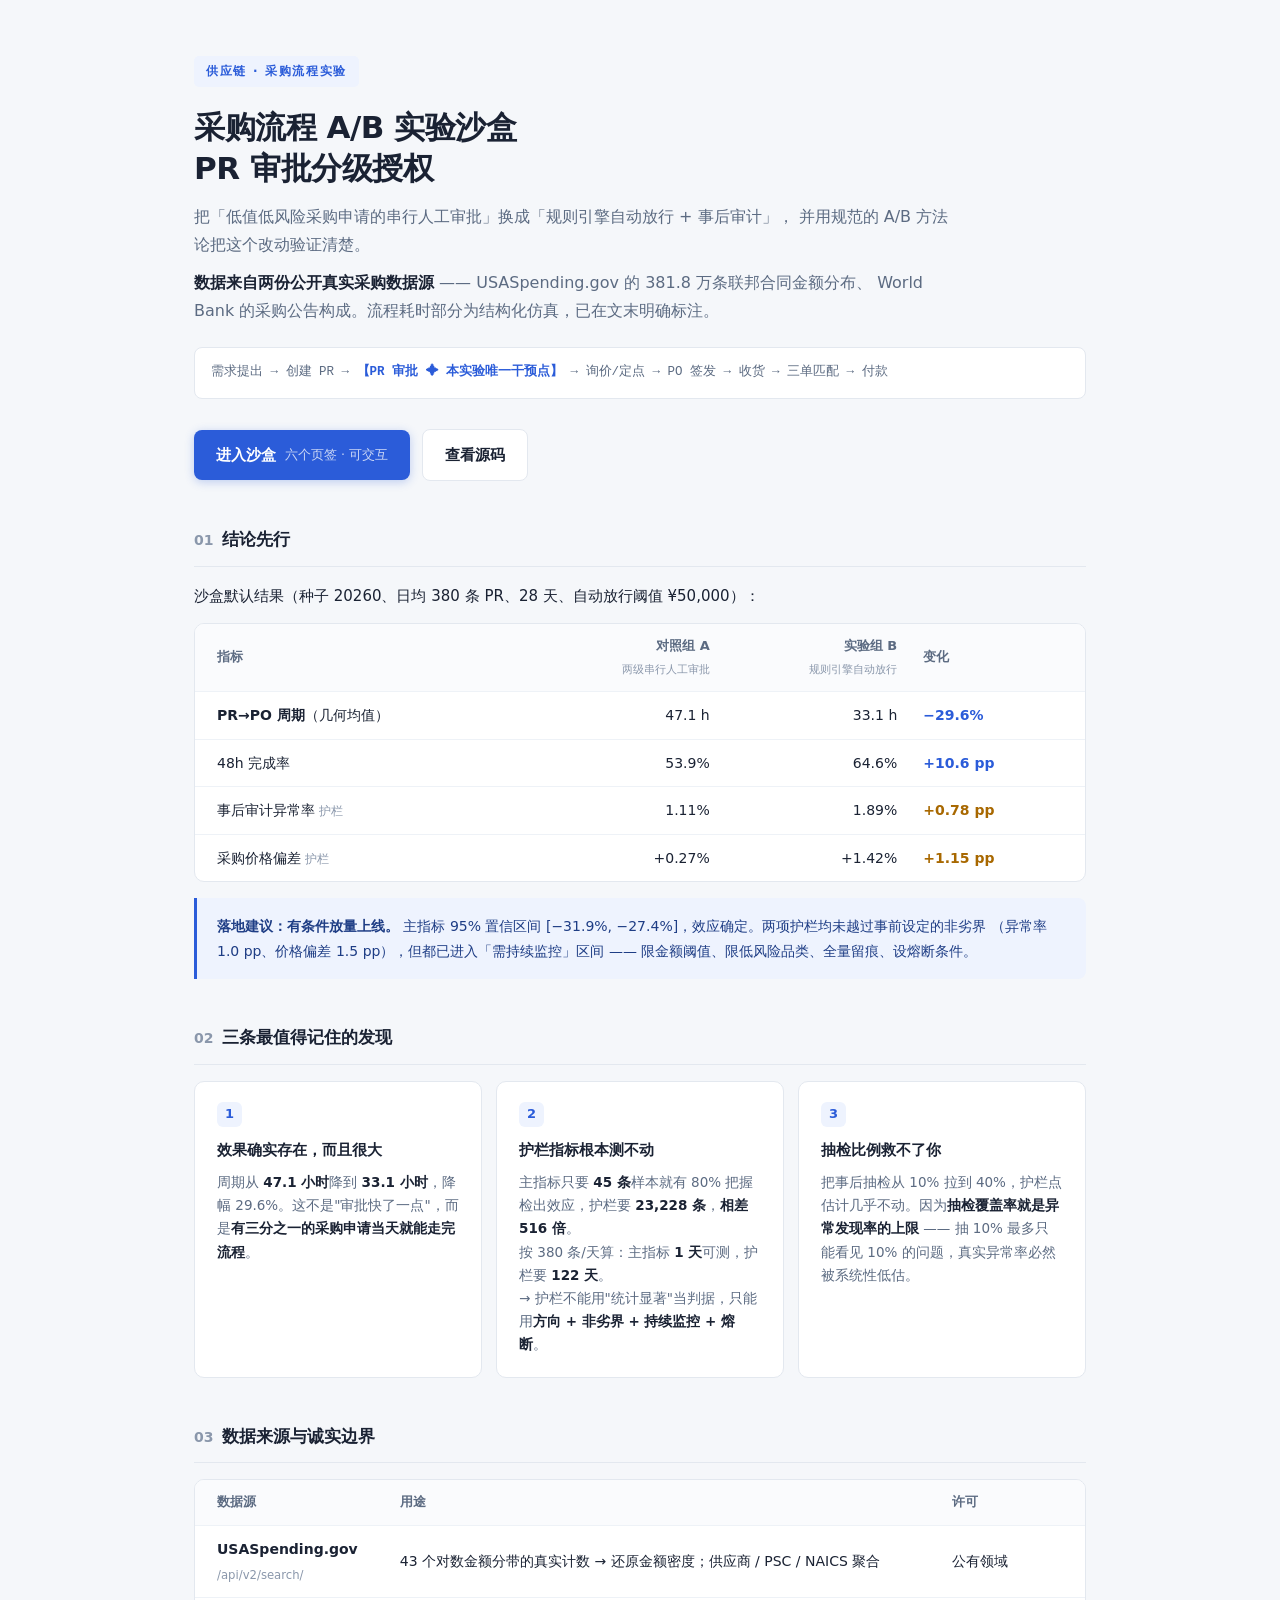
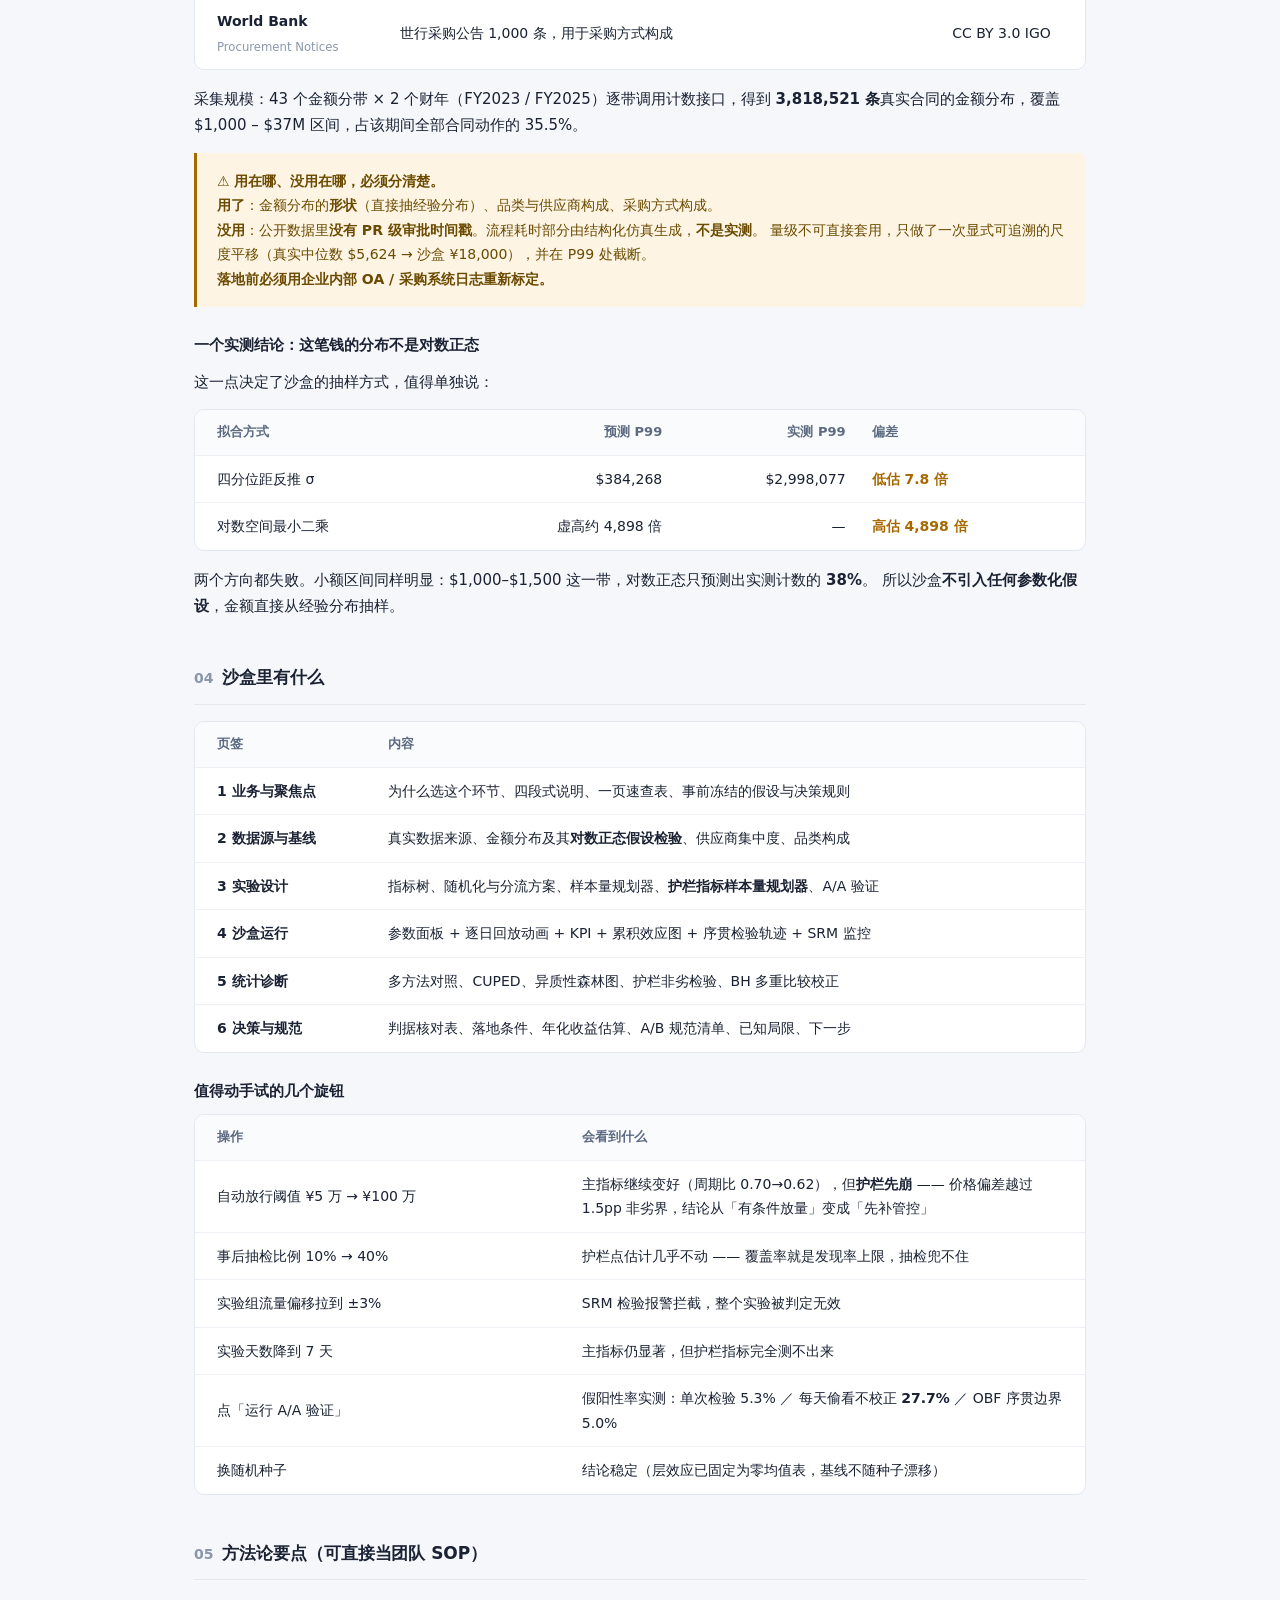
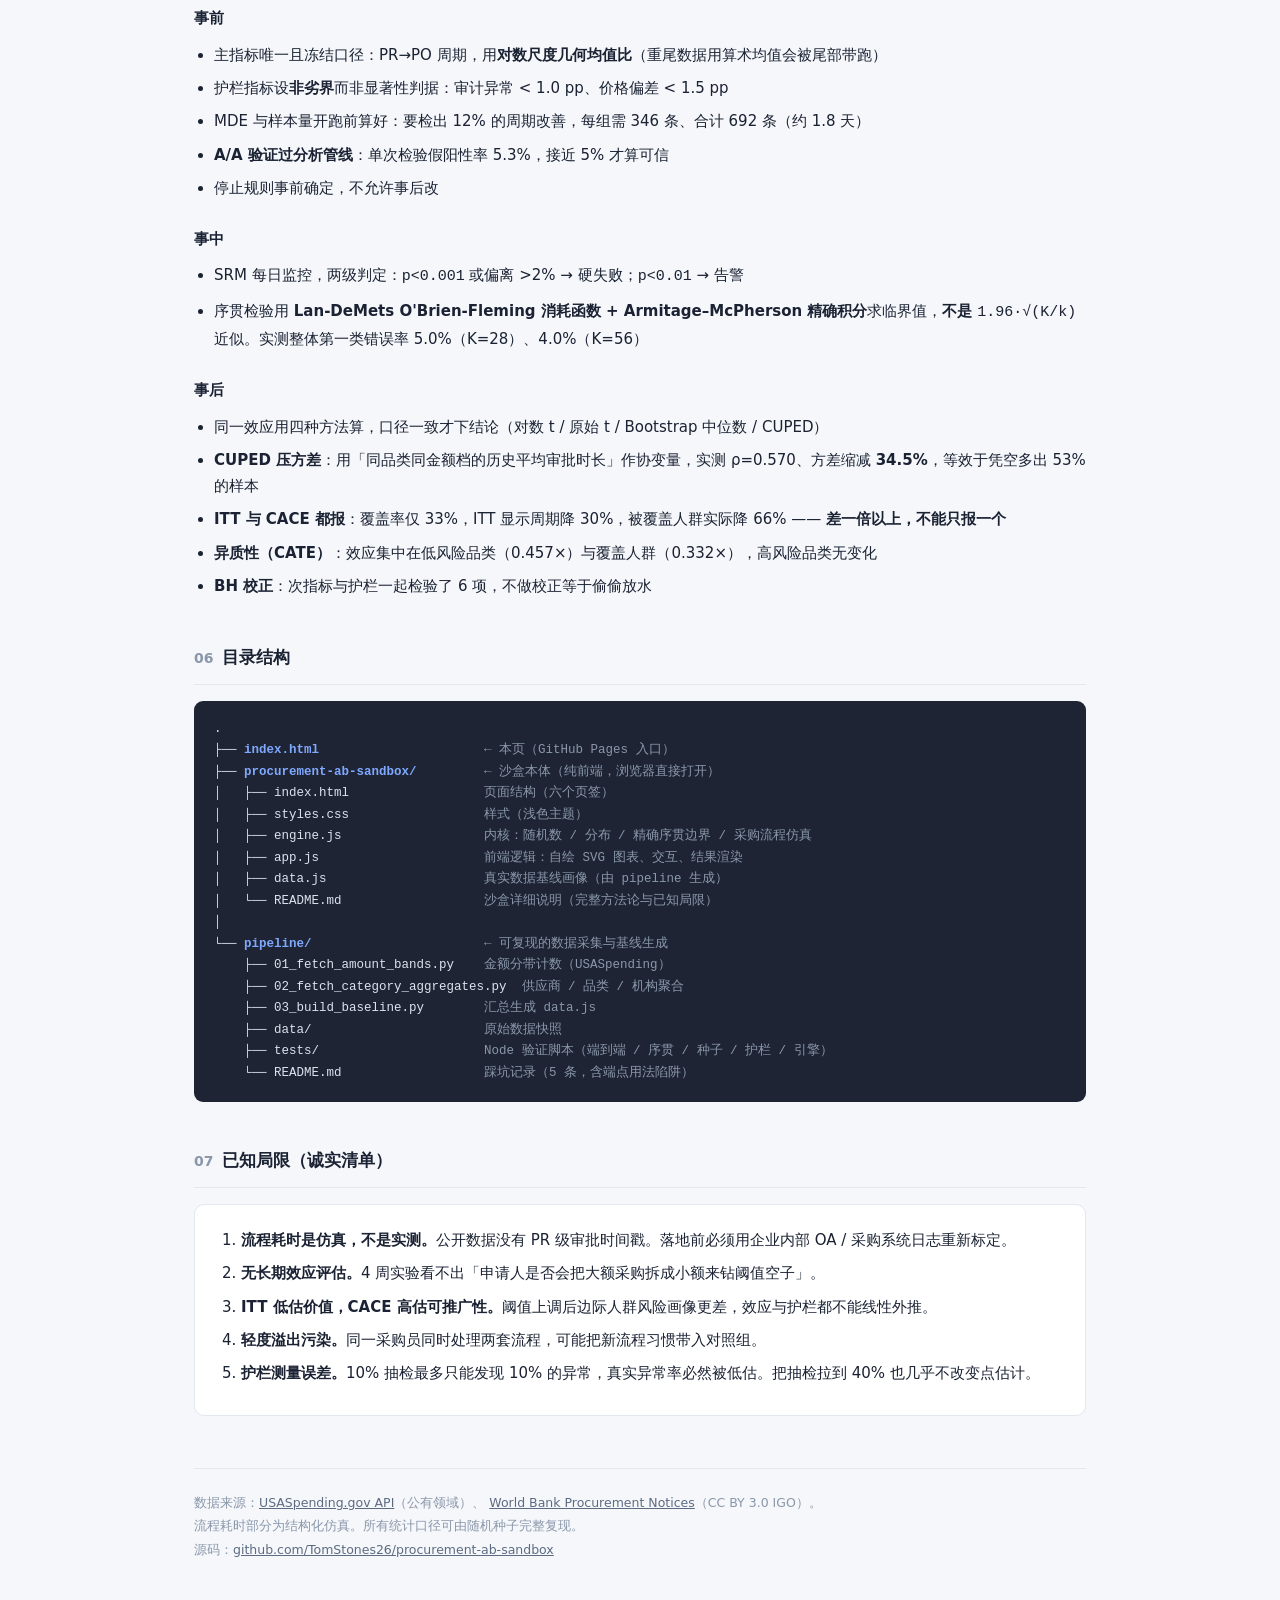
<file: index.html>
<!DOCTYPE html>
<html lang="zh-CN">
<head>
<meta charset="utf-8">
<meta name="viewport" content="width=device-width,initial-scale=1">
<title>采购流程 A/B 实验沙盒 · PR 审批分级授权</title>
<style>
:root{
  --bg:#f5f7fa; --card:#ffffff; --line:#e3e8ef; --line2:#eef2f7;
  --tx:#1a2233; --tx2:#5c6b82; --tx3:#8a97ab;
  --blue:#2b5cd9; --blue-bg:#eef3fe;
  --green:#137a4b; --green-bg:#e9f7ef;
  --red:#c0392b; --amber:#a86800; --amber-bg:#fdf4e3;
}
*{box-sizing:border-box}
body{
  margin:0; background:var(--bg); color:var(--tx);
  font-family:-apple-system,BlinkMacSystemFont,"Segoe UI","Microsoft YaHei",system-ui,sans-serif;
  font-size:15px; line-height:1.75; -webkit-font-smoothing:antialiased;
}
.wrap{max-width:940px; margin:0 auto; padding:56px 24px 80px}

/* ---------- 头部 ---------- */
.hero{margin-bottom:44px}
.kicker{
  display:inline-block; font-size:12px; letter-spacing:.14em; font-weight:600;
  color:var(--blue); background:var(--blue-bg); padding:5px 12px; border-radius:5px; margin-bottom:20px;
}
h1{
  font-size:31px; line-height:1.32; margin:0 0 14px; letter-spacing:-.015em; font-weight:700;
}
.lede{font-size:16px; color:var(--tx2); margin:0 0 10px; max-width:760px}
.lede b{color:var(--tx)}
.chain{
  font-family:ui-monospace,SFMono-Regular,Consolas,monospace;
  font-size:12.5px; color:var(--tx2); background:var(--card);
  border:1px solid var(--line); border-radius:8px; padding:14px 16px; margin:22px 0 30px;
  overflow-x:auto; white-space:nowrap;
}
.chain em{color:var(--blue); font-style:normal; font-weight:700}

/* ---------- 主按钮 ---------- */
.cta{display:flex; gap:12px; flex-wrap:wrap; align-items:center}
.btn{
  display:inline-flex; align-items:center; gap:9px; text-decoration:none;
  padding:12px 22px; border-radius:8px; font-weight:600; font-size:15px;
  transition:transform .12s ease, box-shadow .12s ease;
}
.btn-primary{background:var(--blue); color:#fff; box-shadow:0 2px 10px rgba(43,92,217,.28)}
.btn-primary:hover{transform:translateY(-1px); box-shadow:0 5px 18px rgba(43,92,217,.34)}
.btn-ghost{background:var(--card); color:var(--tx); border:1px solid var(--line)}
.btn-ghost:hover{border-color:#c6d0e0}
.btn small{opacity:.75; font-weight:500}

/* ---------- 板块 ---------- */
h2{
  font-size:17px; margin:44px 0 16px; padding-bottom:11px;
  border-bottom:1px solid var(--line); font-weight:700; letter-spacing:-.005em;
}
h2 span{color:var(--tx3); font-weight:600; margin-right:9px; font-size:14px}
h3{font-size:14.5px; margin:26px 0 10px; font-weight:700; color:var(--tx)}
p{margin:0 0 14px}
.card{
  background:var(--card); border:1px solid var(--line); border-radius:10px;
  padding:22px 24px; margin:0 0 16px;
}
.card p:last-child{margin-bottom:0}

/* ---------- 表格 ---------- */
table{width:100%; border-collapse:collapse; margin:4px 0 16px; font-size:14px}
th,td{padding:11px 13px; text-align:left; border-bottom:1px solid var(--line2)}
th{font-weight:600; color:var(--tx2); font-size:13px; background:#fafbfd}
tbody tr:last-child td{border-bottom:none}
td.num{font-variant-numeric:tabular-nums; text-align:right; white-space:nowrap}
.hl{color:var(--blue); font-weight:700}
.warn{color:var(--amber); font-weight:600}
.ok{color:var(--green); font-weight:600}
.table-wrap{background:var(--card); border:1px solid var(--line); border-radius:10px; overflow:hidden; margin-bottom:16px}
.table-wrap table{margin:0}
.table-wrap th:first-child,.table-wrap td:first-child{padding-left:22px}
.table-wrap th:last-child,.table-wrap td:last-child{padding-right:22px}

/* ---------- 发现卡 ---------- */
.findings{display:grid; gap:14px; grid-template-columns:repeat(auto-fit,minmax(255px,1fr)); margin-bottom:16px}
.finding{background:var(--card); border:1px solid var(--line); border-radius:10px; padding:20px 22px}
.finding .n{
  width:25px; height:25px; border-radius:6px; background:var(--blue-bg); color:var(--blue);
  display:flex; align-items:center; justify-content:center; font-weight:700; font-size:13px; margin-bottom:13px;
}
.finding h4{margin:0 0 9px; font-size:14.5px; font-weight:700; line-height:1.5}
.finding p{font-size:13.5px; color:var(--tx2); margin:0; line-height:1.72}
.finding em{font-style:normal; font-weight:700; color:var(--tx)}

/* ---------- 提示条 ---------- */
.note{
  border-left:3px solid var(--amber); background:var(--amber-bg);
  border-radius:0 8px 8px 0; padding:16px 20px; margin:0 0 16px; font-size:14px; color:#6b4a00;
}
.note.info{border-left-color:var(--blue); background:var(--blue-bg); color:#1e3d85}
.note strong{font-weight:700}

/* ---------- 列表 ---------- */
ul{ margin:0 0 14px; padding-left:20px }
li{ margin-bottom:7px }

/* ---------- 目录树 ---------- */
pre{
  background:#1e2433; color:#dbe2ef; border-radius:9px; padding:18px 20px; overflow-x:auto;
  font-family:ui-monospace,SFMono-Regular,Consolas,monospace; font-size:12.5px; line-height:1.72; margin:0 0 16px;
}
pre b{color:#7fa8ff; font-weight:600}
pre i{color:#8a97ab; font-style:normal}

/* ---------- 页脚 ---------- */
footer{
  margin-top:52px; padding-top:22px; border-top:1px solid var(--line);
  font-size:12.5px; color:var(--tx3); line-height:1.85;
}
footer a{color:var(--tx2)}
@media (max-width:640px){
  .wrap{padding:36px 18px 60px}
  h1{font-size:25px}
  .lede{font-size:15px}
}
</style>
</head>
<body>
<div class="wrap">

  <div class="hero">
    <div class="kicker">供应链 · 采购流程实验</div>
    <h1>采购流程 A/B 实验沙盒<br>PR 审批分级授权</h1>
    <p class="lede">
      把「低值低风险采购申请的串行人工审批」换成「规则引擎自动放行 + 事后审计」，
      并用规范的 A/B 方法论把这个改动验证清楚。
    </p>
    <p class="lede">
      <b>数据来自两份公开真实采购数据源</b> —— USASpending.gov 的 381.8 万条联邦合同金额分布、
      World Bank 的采购公告构成。流程耗时部分为结构化仿真，已在文末明确标注。
    </p>

    <div class="chain">
      需求提出 → 创建 PR → <em>【PR 审批 ✦ 本实验唯一干预点】</em> → 询价/定点 → PO 签发 → 收货 → 三单匹配 → 付款
    </div>

    <div class="cta">
      <a class="btn btn-primary" href="procurement-ab-sandbox/index.html">进入沙盒 <small>六个页签 · 可交互</small></a>
      <a class="btn btn-ghost" href="https://github.com/TomStones26/procurement-ab-sandbox">查看源码</a>
    </div>
  </div>

  <h2><span>01</span>结论先行</h2>

  <p>沙盒默认结果（种子 20260、日均 380 条 PR、28 天、自动放行阈值 ¥50,000）：</p>

  <div class="table-wrap">
    <table>
      <thead>
        <tr>
          <th>指标</th>
          <th style="text-align:right">对照组 A<br><small style="font-weight:400;color:var(--tx3)">两级串行人工审批</small></th>
          <th style="text-align:right">实验组 B<br><small style="font-weight:400;color:var(--tx3)">规则引擎自动放行</small></th>
          <th>变化</th>
        </tr>
      </thead>
      <tbody>
        <tr>
          <td><b>PR→PO 周期</b>（几何均值）</td>
          <td class="num">47.1 h</td>
          <td class="num">33.1 h</td>
          <td class="hl">−29.6%</td>
        </tr>
        <tr>
          <td>48h 完成率</td>
          <td class="num">53.9%</td>
          <td class="num">64.6%</td>
          <td class="hl">+10.6 pp</td>
        </tr>
        <tr>
          <td>事后审计异常率 <small style="color:var(--tx3)">护栏</small></td>
          <td class="num">1.11%</td>
          <td class="num">1.89%</td>
          <td class="warn">+0.78 pp</td>
        </tr>
        <tr>
          <td>采购价格偏差 <small style="color:var(--tx3)">护栏</small></td>
          <td class="num">+0.27%</td>
          <td class="num">+1.42%</td>
          <td class="warn">+1.15 pp</td>
        </tr>
      </tbody>
    </table>
  </div>

  <div class="note info">
    <strong>落地建议：有条件放量上线。</strong>
    主指标 95% 置信区间 [−31.9%, −27.4%]，效应确定。两项护栏均未越过事前设定的非劣界
    （异常率 1.0 pp、价格偏差 1.5 pp），但都已进入「需持续监控」区间 —— 限金额阈值、限低风险品类、全量留痕、设熔断条件。
  </div>

  <h2><span>02</span>三条最值得记住的发现</h2>

  <div class="findings">
    <div class="finding">
      <div class="n">1</div>
      <h4>效果确实存在，而且很大</h4>
      <p>周期从 <em>47.1 小时</em>降到 <em>33.1 小时</em>，降幅 29.6%。这不是"审批快了一点"，而是<em>有三分之一的采购申请当天就能走完流程</em>。</p>
    </div>
    <div class="finding">
      <div class="n">2</div>
      <h4>护栏指标根本测不动</h4>
      <p>主指标只要 <em>45 条</em>样本就有 80% 把握检出效应，护栏要 <em>23,228 条</em>，<em>相差 516 倍</em>。<br>
      按 380 条/天算：主指标 <em>1 天</em>可测，护栏要 <em>122 天</em>。<br>
      → 护栏不能用"统计显著"当判据，只能用<em>方向 + 非劣界 + 持续监控 + 熔断</em>。</p>
    </div>
    <div class="finding">
      <div class="n">3</div>
      <h4>抽检比例救不了你</h4>
      <p>把事后抽检从 10% 拉到 40%，护栏点估计几乎不动。因为<em>抽检覆盖率就是异常发现率的上限</em> —— 抽 10% 最多只能看见 10% 的问题，真实异常率必然被系统性低估。</p>
    </div>
  </div>

  <h2><span>03</span>数据来源与诚实边界</h2>

  <div class="table-wrap">
    <table>
      <thead><tr><th>数据源</th><th>用途</th><th>许可</th></tr></thead>
      <tbody>
        <tr>
          <td><b>USASpending.gov</b><br><small style="color:var(--tx3)">/api/v2/search/</small></td>
          <td>43 个对数金额分带的真实计数 → 还原金额密度；供应商 / PSC / NAICS 聚合</td>
          <td>公有领域</td>
        </tr>
        <tr>
          <td><b>World Bank</b><br><small style="color:var(--tx3)">Procurement Notices</small></td>
          <td>世行采购公告 1,000 条，用于采购方式构成</td>
          <td>CC BY 3.0 IGO</td>
        </tr>
      </tbody>
    </table>
  </div>

  <p>
    采集规模：43 个金额分带 × 2 个财年（FY2023 / FY2025）逐带调用计数接口，得到
    <b>3,818,521 条</b>真实合同的金额分布，覆盖 $1,000 – $37M 区间，占该期间全部合同动作的 35.5%。
  </p>

  <div class="note">
    <strong>⚠ 用在哪、没用在哪，必须分清楚。</strong><br>
    <b>用了</b>：金额分布的<b>形状</b>（直接抽经验分布）、品类与供应商构成、采购方式构成。<br>
    <b>没用</b>：公开数据里<b>没有 PR 级审批时间戳</b>。流程耗时部分由结构化仿真生成，<b>不是实测</b>。
    量级不可直接套用，只做了一次显式可追溯的尺度平移（真实中位数 $5,624 → 沙盒 ¥18,000），并在 P99 处截断。<br>
    <b>落地前必须用企业内部 OA / 采购系统日志重新标定。</b>
  </div>

  <h3>一个实测结论：这笔钱的分布不是对数正态</h3>

  <p>这一点决定了沙盒的抽样方式，值得单独说：</p>

  <div class="table-wrap">
    <table>
      <thead><tr><th>拟合方式</th><th style="text-align:right">预测 P99</th><th style="text-align:right">实测 P99</th><th>偏差</th></tr></thead>
      <tbody>
        <tr><td>四分位距反推 σ</td><td class="num">$384,268</td><td class="num">$2,998,077</td><td class="warn">低估 7.8 倍</td></tr>
        <tr><td>对数空间最小二乘</td><td class="num">虚高约 4,898 倍</td><td class="num">—</td><td class="warn">高估 4,898 倍</td></tr>
      </tbody>
    </table>
  </div>

  <p>
    两个方向都失败。小额区间同样明显：$1,000–$1,500 这一带，对数正态只预测出实测计数的 <b>38%</b>。
    所以沙盒<b>不引入任何参数化假设</b>，金额直接从经验分布抽样。
  </p>

  <h2><span>04</span>沙盒里有什么</h2>

  <div class="table-wrap">
    <table>
      <thead><tr><th>页签</th><th>内容</th></tr></thead>
      <tbody>
        <tr><td><b>1 业务与聚焦点</b></td><td>为什么选这个环节、四段式说明、一页速查表、事前冻结的假设与决策规则</td></tr>
        <tr><td><b>2 数据源与基线</b></td><td>真实数据来源、金额分布及其<b>对数正态假设检验</b>、供应商集中度、品类构成</td></tr>
        <tr><td><b>3 实验设计</b></td><td>指标树、随机化与分流方案、样本量规划器、<b>护栏指标样本量规划器</b>、A/A 验证</td></tr>
        <tr><td><b>4 沙盒运行</b></td><td>参数面板 + 逐日回放动画 + KPI + 累积效应图 + 序贯检验轨迹 + SRM 监控</td></tr>
        <tr><td><b>5 统计诊断</b></td><td>多方法对照、CUPED、异质性森林图、护栏非劣检验、BH 多重比较校正</td></tr>
        <tr><td><b>6 决策与规范</b></td><td>判据核对表、落地条件、年化收益估算、A/B 规范清单、已知局限、下一步</td></tr>
      </tbody>
    </table>
  </div>

  <h3>值得动手试的几个旋钮</h3>

  <div class="table-wrap">
    <table>
      <thead><tr><th style="width:42%">操作</th><th>会看到什么</th></tr></thead>
      <tbody>
        <tr><td>自动放行阈值 ¥5 万 → ¥100 万</td><td>主指标继续变好（周期比 0.70→0.62），但<b>护栏先崩</b> —— 价格偏差越过 1.5pp 非劣界，结论从「有条件放量」变成「先补管控」</td></tr>
        <tr><td>事后抽检比例 10% → 40%</td><td>护栏点估计几乎不动 —— 覆盖率就是发现率上限，抽检兜不住</td></tr>
        <tr><td>实验组流量偏移拉到 ±3%</td><td>SRM 检验报警拦截，整个实验被判定无效</td></tr>
        <tr><td>实验天数降到 7 天</td><td>主指标仍显著，但护栏指标完全测不出来</td></tr>
        <tr><td>点「运行 A/A 验证」</td><td>假阳性率实测：单次检验 5.3% ／ 每天偷看不校正 <b>27.7%</b> ／ OBF 序贯边界 5.0%</td></tr>
        <tr><td>换随机种子</td><td>结论稳定（层效应已固定为零均值表，基线不随种子漂移）</td></tr>
      </tbody>
    </table>
  </div>

  <h2><span>05</span>方法论要点（可直接当团队 SOP）</h2>

  <h3>事前</h3>
  <ul>
    <li>主指标唯一且冻结口径：PR→PO 周期，用<b>对数尺度几何均值比</b>（重尾数据用算术均值会被尾部带跑）</li>
    <li>护栏指标设<b>非劣界</b>而非显著性判据：审计异常 &lt; 1.0 pp、价格偏差 &lt; 1.5 pp</li>
    <li>MDE 与样本量开跑前算好：要检出 12% 的周期改善，每组需 346 条、合计 692 条（约 1.8 天）</li>
    <li><b>A/A 验证过分析管线</b>：单次检验假阳性率 5.3%，接近 5% 才算可信</li>
    <li>停止规则事前确定，不允许事后改</li>
  </ul>

  <h3>事中</h3>
  <ul>
    <li>SRM 每日监控，两级判定：<code>p&lt;0.001</code> 或偏离 &gt;2% → 硬失败；<code>p&lt;0.01</code> → 告警</li>
    <li>序贯检验用 <b>Lan-DeMets O'Brien-Fleming 消耗函数 + Armitage–McPherson 精确积分</b>求临界值，<b>不是</b> <code>1.96·√(K/k)</code> 近似。实测整体第一类错误率 5.0%（K=28）、4.0%（K=56）</li>
  </ul>

  <h3>事后</h3>
  <ul>
    <li>同一效应用四种方法算，口径一致才下结论（对数 t / 原始 t / Bootstrap 中位数 / CUPED）</li>
    <li><b>CUPED 压方差</b>：用「同品类同金额档的历史平均审批时长」作协变量，实测 ρ=0.570、方差缩减 <b>34.5%</b>，等效于凭空多出 53% 的样本</li>
    <li><b>ITT 与 CACE 都报</b>：覆盖率仅 33%，ITT 显示周期降 30%，被覆盖人群实际降 66% —— <b>差一倍以上，不能只报一个</b></li>
    <li><b>异质性（CATE）</b>：效应集中在低风险品类（0.457×）与覆盖人群（0.332×），高风险品类无变化</li>
    <li><b>BH 校正</b>：次指标与护栏一起检验了 6 项，不做校正等于偷偷放水</li>
  </ul>

  <h2><span>06</span>目录结构</h2>

<pre>.
├── <b>index.html</b>                      <i>← 本页（GitHub Pages 入口）</i>
├── <b>procurement-ab-sandbox/</b>         <i>← 沙盒本体（纯前端，浏览器直接打开）</i>
│   ├── index.html                  <i>页面结构（六个页签）</i>
│   ├── styles.css                  <i>样式（浅色主题）</i>
│   ├── engine.js                   <i>内核：随机数 / 分布 / 精确序贯边界 / 采购流程仿真</i>
│   ├── app.js                      <i>前端逻辑：自绘 SVG 图表、交互、结果渲染</i>
│   ├── data.js                     <i>真实数据基线画像（由 pipeline 生成）</i>
│   └── README.md                   <i>沙盒详细说明（完整方法论与已知局限）</i>
│
└── <b>pipeline/</b>                       <i>← 可复现的数据采集与基线生成</i>
    ├── 01_fetch_amount_bands.py    <i>金额分带计数（USASpending）</i>
    ├── 02_fetch_category_aggregates.py  <i>供应商 / 品类 / 机构聚合</i>
    ├── 03_build_baseline.py        <i>汇总生成 data.js</i>
    ├── data/                       <i>原始数据快照</i>
    ├── tests/                      <i>Node 验证脚本（端到端 / 序贯 / 种子 / 护栏 / 引擎）</i>
    └── README.md                   <i>踩坑记录（5 条，含端点用法陷阱）</i></pre>

  <h2><span>07</span>已知局限（诚实清单）</h2>

  <div class="card">
    <ol style="margin:0; padding-left:22px">
      <li><b>流程耗时是仿真，不是实测。</b>公开数据没有 PR 级审批时间戳。落地前必须用企业内部 OA / 采购系统日志重新标定。</li>
      <li><b>无长期效应评估。</b>4 周实验看不出「申请人是否会把大额采购拆成小额来钻阈值空子」。</li>
      <li><b>ITT 低估价值，CACE 高估可推广性。</b>阈值上调后边际人群风险画像更差，效应与护栏都不能线性外推。</li>
      <li><b>轻度溢出污染。</b>同一采购员同时处理两套流程，可能把新流程习惯带入对照组。</li>
      <li><b>护栏测量误差。</b>10% 抽检最多只能发现 10% 的异常，真实异常率必然被低估。把抽检拉到 40% 也几乎不改变点估计。</li>
    </ol>
  </div>

  <footer>
    数据来源：<a href="https://usaspending.gov">USASpending.gov API</a>（公有领域）、
    <a href="https://search.worldbank.org/api/v2/procnotices">World Bank Procurement Notices</a>（CC BY 3.0 IGO）。<br>
    流程耗时部分为结构化仿真。所有统计口径可由随机种子完整复现。<br>
    源码：<a href="https://github.com/TomStones26/procurement-ab-sandbox">github.com/TomStones26/procurement-ab-sandbox</a>
  </footer>

</div>
</body>
</html>
</file>
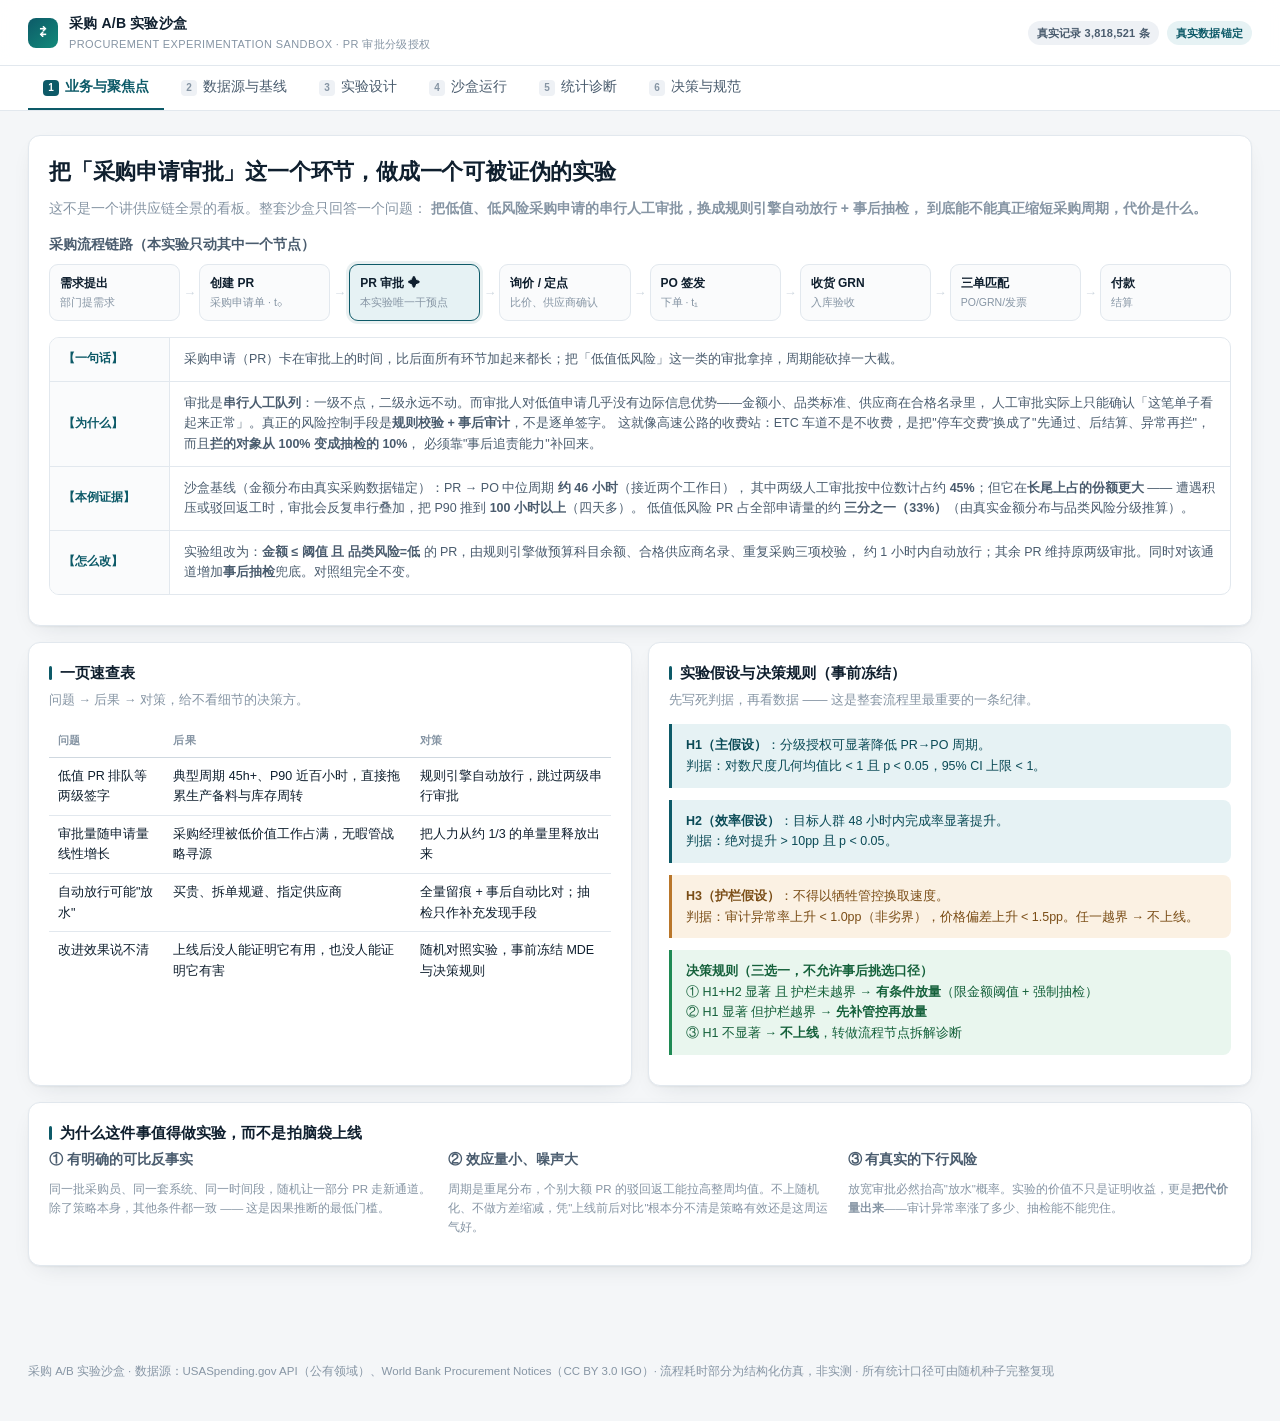
<file: procurement-ab-sandbox/index.html>
<!DOCTYPE html>
<html lang="zh-CN">
<head>
<meta charset="utf-8">
<meta name="viewport" content="width=device-width,initial-scale=1">
<title>采购流程 A/B 实验沙盒 · PR 审批分级授权</title>
<link rel="stylesheet" href="styles.css">
</head>
<body>

<div class="topbar">
  <div class="topbar-inner">
    <div class="logo">
      <div class="mark">⇄</div>
      <div>采购 A/B 实验沙盒
        <small>PROCUREMENT EXPERIMENTATION SANDBOX · PR 审批分级授权</small>
      </div>
    </div>
    <div class="meta">
      <span class="pill gray" id="pillRows">—</span>
      <span class="pill" id="pillSrc">真实数据锚定</span>
    </div>
  </div>
</div>

<div class="tabs">
  <div class="tabs-inner" id="tabs">
    <button class="tab active" data-t="overview"><span class="num">1</span>业务与聚焦点</button>
    <button class="tab" data-t="data"><span class="num">2</span>数据源与基线</button>
    <button class="tab" data-t="design"><span class="num">3</span>实验设计</button>
    <button class="tab" data-t="run"><span class="num">4</span>沙盒运行</button>
    <button class="tab" data-t="diag"><span class="num">5</span>统计诊断</button>
    <button class="tab" data-t="decision"><span class="num">6</span>决策与规范</button>
  </div>
</div>

<main>

<!-- ==================== 1. 业务与聚焦点 ==================== -->
<section class="panel active" id="p-overview">
  <div class="card">
    <h1>把「采购申请审批」这一个环节，做成一个可被证伪的实验</h1>
    <p class="muted" style="margin-bottom:14px">
      这不是一个讲供应链全景的看板。整套沙盒只回答一个问题：
      <b>把低值、低风险采购申请的串行人工审批，换成规则引擎自动放行 + 事后抽检，
      到底能不能真正缩短采购周期，代价是什么。</b>
    </p>

    <h4>采购流程链路（本实验只动其中一个节点）</h4>
    <div class="flow">
      <div class="node"><div class="t">需求提出</div><div class="s">部门提需求</div></div>
      <div class="arrow">→</div>
      <div class="node"><div class="t">创建 PR</div><div class="s">采购申请单 · t₀</div></div>
      <div class="arrow">→</div>
      <div class="node focus"><div class="t">PR 审批 ✦</div><div class="s">本实验唯一干预点</div></div>
      <div class="arrow">→</div>
      <div class="node"><div class="t">询价 / 定点</div><div class="s">比价、供应商确认</div></div>
      <div class="arrow">→</div>
      <div class="node"><div class="t">PO 签发</div><div class="s">下单 · t₁</div></div>
      <div class="arrow">→</div>
      <div class="node"><div class="t">收货 GRN</div><div class="s">入库验收</div></div>
      <div class="arrow">→</div>
      <div class="node"><div class="t">三单匹配</div><div class="s">PO/GRN/发票</div></div>
      <div class="arrow">→</div>
      <div class="node"><div class="t">付款</div><div class="s">结算</div></div>
    </div>

    <div class="four">
      <div class="row"><div class="tag">【一句话】</div><div class="txt">
        采购申请（PR）卡在审批上的时间，比后面所有环节加起来都长；把「低值低风险」这一类的审批拿掉，周期能砍掉一大截。</div></div>
      <div class="row"><div class="tag">【为什么】</div><div class="txt">
        审批是<b>串行人工队列</b>：一级不点，二级永远不动。而审批人对低值申请几乎没有边际信息优势——金额小、品类标准、供应商在合格名录里，
        人工审批实际上只能确认「这笔单子看起来正常」。真正的风险控制手段是<b>规则校验 + 事后审计</b>，不是逐单签字。
        这就像高速公路的收费站：ETC 车道不是不收费，是把"停车交费"换成了"先通过、后结算、异常再拦"，而且<b>拦的对象从 100% 变成抽检的 10%</b>，
        必须靠"事后追责能力"补回来。</div></div>
      <div class="row"><div class="tag">【本例证据】</div><div class="txt">
        沙盒基线（金额分布由真实采购数据锚定）：PR → PO 中位周期 <b>约 46 小时</b>（接近两个工作日），
        其中两级人工审批按中位数计占约 <b>45%</b>；但它在<b>长尾上占的份额更大</b> ——
        遭遇积压或驳回返工时，审批会反复串行叠加，把 P90 推到 <b>100 小时以上</b>（四天多）。
        低值低风险 PR 占全部申请量的约 <b>三分之一（33%）</b>（由真实金额分布与品类风险分级推算）。</div></div>
      <div class="row"><div class="tag">【怎么改】</div><div class="txt">
        实验组改为：<b>金额 ≤ 阈值 且 品类风险=低</b> 的 PR，由规则引擎做预算科目余额、合格供应商名录、重复采购三项校验，
        约 1 小时内自动放行；其余 PR 维持原两级审批。同时对该通道增加<b>事后抽检</b>兜底。对照组完全不变。</div></div>
    </div>
  </div>

  <div class="grid g2">
    <div class="card">
      <h3>一页速查表</h3>
      <p class="sub">问题 → 后果 → 对策，给不看细节的决策方。</p>
      <div class="scroll">
      <table>
        <thead><tr><th>问题</th><th>后果</th><th>对策</th></tr></thead>
        <tbody>
          <tr><td>低值 PR 排队等两级签字</td><td>典型周期 45h+、P90 近百小时，直接拖累生产备料与库存周转</td><td>规则引擎自动放行，跳过两级串行审批</td></tr>
          <tr><td>审批量随申请量线性增长</td><td>采购经理被低价值工作占满，无暇管战略寻源</td><td>把人力从约 1/3 的单量里释放出来</td></tr>
          <tr><td>自动放行可能"放水"</td><td>买贵、拆单规避、指定供应商</td><td>全量留痕 + 事后自动比对；抽检只作补充发现手段</td></tr>
          <tr><td>改进效果说不清</td><td>上线后没人能证明它有用，也没人能证明它有害</td><td>随机对照实验，事前冻结 MDE 与决策规则</td></tr>
        </tbody>
      </table>
      </div>
    </div>

    <div class="card">
      <h3>实验假设与决策规则（事前冻结）</h3>
      <p class="sub">先写死判据，再看数据 —— 这是整套流程里最重要的一条纪律。</p>
      <div class="note"><b>H1（主假设）</b>：分级授权可显著降低 PR→PO 周期。<br>
        判据：对数尺度几何均值比 &lt; 1 且 p &lt; 0.05，95% CI 上限 &lt; 1。</div>
      <div class="note"><b>H2（效率假设）</b>：目标人群 48 小时内完成率显著提升。<br>
        判据：绝对提升 &gt; 10pp 且 p &lt; 0.05。</div>
      <div class="note warn"><b>H3（护栏假设）</b>：不得以牺牲管控换取速度。<br>
        判据：审计异常率上升 &lt; 1.0pp（非劣界），价格偏差上升 &lt; 1.5pp。任一越界 → 不上线。</div>
      <div class="note ok"><b>决策规则（三选一，不允许事后挑选口径）</b><br>
        ① H1+H2 显著 且 护栏未越界 → <b>有条件放量</b>（限金额阈值 + 强制抽检）<br>
        ② H1 显著 但护栏越界 → <b>先补管控再放量</b><br>
        ③ H1 不显著 → <b>不上线</b>，转做流程节点拆解诊断</div>
    </div>
  </div>

  <div class="card">
    <h3>为什么这件事值得做实验，而不是拍脑袋上线</h3>
    <div class="grid g3">
      <div>
        <h4>① 有明确的可比反事实</h4>
        <p class="tiny muted">同一批采购员、同一套系统、同一时间段，随机让一部分 PR 走新通道。除了策略本身，其他条件都一致 —— 这是因果推断的最低门槛。</p>
      </div>
      <div>
        <h4>② 效应量小、噪声大</h4>
        <p class="tiny muted">周期是重尾分布，个别大额 PR 的驳回返工能拉高整周均值。不上随机化、不做方差缩减，凭"上线前后对比"根本分不清是策略有效还是这周运气好。</p>
      </div>
      <div>
        <h4>③ 有真实的下行风险</h4>
        <p class="tiny muted">放宽审批必然抬高"放水"概率。实验的价值不只是证明收益，更是<b>把代价量出来</b>——审计异常率涨了多少、抽检能不能兜住。</p>
      </div>
    </div>
  </div>
</section>

<!-- ==================== 2. 数据源与基线 ==================== -->
<section class="panel" id="p-data">
  <div class="card">
    <h3>数据从哪来</h3>
    <p class="sub">两份公开的真实采购数据，通过官方 API 实时抓取，用于锚定沙盒的分布形态。</p>
    <div class="grid g2">
      <div>
        <div class="note"><b>USASpending.gov</b> · 美国联邦采购合同授予数据<br>
          <span class="tiny">API：<code>api.usaspending.gov/api/v2/search/spending_by_award/</code><br>
          抓取方式：按金额排名<b>等距跳跃抽样</b>（避免只取头部大额合同导致的分布截断）<br>
          字段：合同金额、起止日期、采购机构、供应商、合同类型、竞争方式<br>
          许可：公有领域（美国政府开放数据）</span></div>
        <div class="note"><b>World Bank Procurement Notices</b> · 世界银行采购公告<br>
          <span class="tiny">API：<code>search.worldbank.org/api/v2/procnotices</code><br>
          用途：锚定采购方式构成与招标阶段时间跨度<br>
          许可：CC BY 3.0 IGO</span></div>
      </div>
      <div>
        <h4>真实数据用在哪、没用在哪</h4>
        <p class="tiny">这两份数据都是<b>政府/多边机构的合同授予记录</b>，不能直接当作某家企业的 PR 流水：
          <b>没有 PR 级审批时间戳</b>，量级也完全不同（联邦合同多在千万美元级）。</p>
        <p class="tiny">所以本沙盒的做法是：<b>用真实数据锚定"形状"，用企业场景重定"尺度"</b>——
          金额的对数正态离散度、品类构成、供应商集中度、合同期限分布、竞争方式构成取自实测；
          金额中位数按中型制造企业采购量级重设，且该映射在下方映射表中逐条标出。</p>
        <div class="note warn">没有公开数据集包含"PR 审批各节点耗时"，因此流程耗时部分由带真实结构特征
          （重尾、周末低谷、积压放大、按风险等级分化）的生成过程仿真，<b>不是实测</b>。这一点必须说清楚，不能含糊。</div>
      </div>
    </div>
  </div>

  <div class="grid g2">
    <div class="card">
      <h3>真实合同金额分布（对数坐标）</h3>
      <p class="sub" id="amtSub">—</p>
      <div id="chartAmt"></div>
    </div>
    <div class="card">
      <h3>分布形态对照：它到底服不服从对数正态</h3>
      <p class="sub">很多采购分析会默认"金额服从对数正态"然后直接套均值方差。这里用真实数据检验一下这个假设。</p>
      <div id="tblFit"></div>
      <div id="chartQQ"></div>
    </div>
  </div>

  <div class="grid g2">
    <div class="card">
      <h3>供应商集中度（按合同金额排名）</h3>
      <p class="sub">金额高度集中在少数供应商手里 —— 这决定了"合格供应商名录"能不能成为有效的风险闸门。</p>
      <div id="chartTop"></div>
      <div id="topStat"></div>
    </div>
    <div class="card">
      <h3>采购品类构成（PSC 产品服务代码）</h3>
      <p class="sub">真实采购的钱花在了哪些品类上。沙盒里的 6 个品类就是在这个构成基础上做的风险分级简化。</p>
      <div id="chartPsc"></div>
    </div>
  </div>

  <div class="card">
    <h3>真实数据 → 沙盒参数映射表</h3>
    <p class="sub">每一条沙盒参数都能追到来源。标「实测」的来自 API 数据，标「场景设定」的是为对齐企业采购量级而做的重设。</p>
    <div class="scroll"><div id="tblMap"></div></div>
  </div>
</section>

<!-- ==================== 3. 实验设计 ==================== -->
<section class="panel" id="p-design">
  <div class="card">
    <h3>设计要素一览</h3>
    <div class="grid g3" id="designFacts"></div>
  </div>

  <div class="grid g2">
    <div class="card">
      <h3>指标树：一个主指标，两个次指标，三个护栏</h3>
      <p class="sub">主指标只有一个。指标一多，就等于没有判据。</p>
      <div class="scroll">
      <table>
        <thead><tr><th>层级</th><th>指标</th><th>定义</th><th>判据</th></tr></thead>
        <tbody>
          <tr><td><span class="pill">主</span></td><td>PR→PO 周期</td><td>PR 创建时刻 → PO 签发时刻（小时）</td><td>几何均值比 &lt; 1，p&lt;0.05，CI 上限 &lt; 1</td></tr>
          <tr><td rowspan="2"><span class="pill gray">次</span></td><td>48h 完成率</td><td>周期 ≤ 48h 的 PR 占比</td><td>绝对提升 &gt; 10pp</td></tr>
          <tr><td>审批驳回率</td><td>被人工驳回的 PR 占比</td><td>不上升（诊断用）</td></tr>
          <tr><td rowspan="3"><span class="pill warn">护栏</span></td><td>事后审计异常率</td><td>拆单、超预算、指定供应商的流出比例</td><td>上升 &lt; 1.0pp（非劣）</td></tr>
          <tr><td>采购价格偏差</td><td>成交价相对品类基准价的偏离</td><td>上升 &lt; 1.5pp</td></tr>
          <tr><td>紧急/围标采购占比</td><td>绕过正常流程的采购占比</td><td>不显著恶化</td></tr>
        </tbody>
      </table>
      </div>
      <div class="note warn"><b>为什么主指标用几何均值而不是算术均值。</b>
        采购周期是典型重尾分布（真实合同数据确认：对数标准差 0.9 量级，偏度极高）。
        算术均值会被少数超长周期 PR 带跑，中位数又对尾部不敏感。
        几何均值 = 对数尺度上的均值，既抗尾部拉拽，又能直接解释成"典型周期的比值"。这是采购/履约类指标的行业惯例口径。</div>
    </div>

    <div class="card">
      <h3>随机化与分流方案</h3>
      <p class="sub">随机化单元的选择，决定了这个实验能不能被正确解释。</p>
      <dl class="dl">
        <dt>随机化单元</dt><dd>采购申请（PR）单条记录</dd>
        <dt>分流时机</dt><dd>PR 提交时即时分配，策略贯穿该 PR 全生命周期</dd>
        <dt>分层变量</dt><dd>品类（6）× 金额档（3）= 18 层，层内 1:1 随机</dd>
        <dt>分析口径</dt><dd>ITT（意向治疗）：按初始分配组分析，不按实际是否走了自动通道</dd>
      </dl>
      <div class="note"><b>为什么按 PR 而不是按"采购员/部门"随机化？</b>
        按人随机会出现 <b>溢出效应</b>：同一个采购员同时处理新旧两套流程，会把新流程的习惯带到对照组，稀释效应估计。
        按 PR 随机则要求系统必须在单号层面无差别执行策略，且不存在跨 PR 的依赖 —— 本例满足（审批是逐单的）。<br>
        <b>但代价是</b>：同一采购员的对照组 PR 仍会被"他这次不用签字了"这件事影响，属于轻度污染。诊断页会给出按采购员聚类的稳健标准误作为补充。</div>
      <div class="note warn"><b>ITT 与 CACE。</b>只有约 37% 的 PR 会被策略实际覆盖（低值 + 低风险 + 规则校验通过）。
        全体口径（ITT）看到的是<b>被稀释后的效应</b>，比"被覆盖人群上的真实效应"小得多。
        只报 ITT 会低估价值，只报覆盖人群又会高估推广收益 —— 两个口径都要报，并在决策页写明适用范围。</div>
    </div>
  </div>

  <div class="card">
    <h3>样本量与实验周期规划器</h3>
    <p class="sub">先算清楚"要多少样本才能看见想要的效果"，再开实验。这是避免"跑了两周发现不显著"的唯一办法。</p>
    <div class="grid g2">
      <div>
        <div class="ctrl">
          <label>目标检测的相对效应 MDE <span class="val" id="v-mde">12%</span></label>
          <input type="range" id="s-mde" min="2" max="30" step="1" value="12">
          <div class="hint">主指标至少要改善多少，才算"值得上线"。</div>
        </div>
        <div class="ctrl">
          <label>基线几何均值周期 <span class="val" id="v-base">33.0 h</span></label>
          <input type="range" id="s-base" min="15" max="70" step="1" value="33">
          <div class="hint">由沙盒基线实测得出，可调。</div>
        </div>
        <div class="ctrl">
          <label>对数尺度标准差 σ <span class="val" id="v-sd">0.78</span></label>
          <input type="range" id="s-sd" min="0.3" max="1.4" step="0.02" value="0.78">
          <div class="hint">重尾程度。越大越难测出效应。</div>
        </div>
        <div class="ctrl">
          <label>日均 PR 量 <span class="val" id="v-vol">380</span></label>
          <input type="range" id="s-vol" min="50" max="1200" step="10" value="380">
        </div>
        <div class="grid g2">
          <div class="ctrl">
            <label>显著性水平 α <span class="val" id="v-alpha">0.05</span></label>
            <input type="range" id="s-alpha" min="0.01" max="0.10" step="0.01" value="0.05">
          </div>
          <div class="ctrl">
            <label>功效 1-β <span class="val" id="v-power">0.80</span></label>
            <input type="range" id="s-power" min="0.6" max="0.95" step="0.05" value="0.8">
          </div>
        </div>
      </div>
      <div>
        <div class="grid g3" id="planKpi"></div>
        <div id="chartPower"></div>
        <div class="note" id="planNote"></div>
      </div>
    </div>
  </div>

  <div class="card">
    <h3>一个必须提前知道的坏消息：护栏指标几乎测不出来</h3>
    <p class="sub">同一套流量，主指标和护栏指标所需的样本量差了几十倍。这决定了护栏该用实验证明，还是只能用监控 + 熔断来守。</p>
    <div class="grid g2">
      <div>
        <div class="ctrl">
          <label>主指标：已实测的效应量 <span class="val" id="v-gmde">30%</span></label>
          <input type="range" id="s-gmde" min="5" max="40" step="1" value="30">
          <div class="hint">沙盒跑出来的实际效应约 30%。这里用"已确知效应"去对比，才看得清两个指标要的样本量差距。</div>
        </div>
        <div class="ctrl">
          <label>护栏：基线审计异常率 <span class="val" id="v-gbase">1.20%</span></label>
          <input type="range" id="s-gbase" min="0.2" max="5" step="0.05" value="1.2">
        </div>
        <div class="ctrl">
          <label>护栏：不愿漏掉的绝对上升 <span class="val" id="v-gdelta">0.30 pp</span></label>
          <input type="range" id="s-gdelta" min="0.05" max="1.5" step="0.05" value="0.3">
          <div class="hint">即"异常率从 1.20% 涨到 1.50%"这种量级的变化。</div>
        </div>
        <div class="ctrl">
          <label>日均 PR 量 <span class="val" id="v-gvol">380</span></label>
          <input type="range" id="s-gvol" min="50" max="1200" step="10" value="380">
        </div>
      </div>
      <div>
        <div class="grid g2" id="guardPlanKpi"></div>
        <div id="chartGuardPlan"></div>
        <div class="note warn" id="guardPlanNote"></div>
      </div>
    </div>
  </div>

  <div class="grid g2">
    <div class="card">
      <h3>A/A 验证：先证明你的实验系统"不会说谎"</h3>
      <p class="sub">两组完全相同策略，重复 300 次，看假阳性率是否接近 α。跑不到 5% 附近，说明分流或分析管线有问题。</p>
      <div class="btnrow"><button class="btn primary" id="btnAA">运行 A/A 验证（300 次）</button>
        <span class="tiny muted" id="aaStatus"></span></div>
      <div id="aaResult"></div>
    </div>
    <div class="card">
      <h3>事前检查清单</h3>
      <p class="sub">开实验之前必须全部打勾，缺一项就别跑。</p>
      <div id="preCheck"></div>
    </div>
  </div>
</section>

<!-- ==================== 4. 沙盒运行 ==================== -->
<section class="panel" id="p-run">
  <div class="grid g2" style="grid-template-columns:340px 1fr">
    <div class="card">
      <h3>实验参数</h3>
      <p class="sub">改参数即重跑，全部结果实时重算。</p>

      <h4 style="color:var(--brand)">策略参数</h4>
      <div class="ctrl">
        <label>自动放行金额阈值 <span class="val" id="v-thr">¥50,000</span></label>
        <input type="range" id="s-thr" min="5000" max="1000000" step="5000" value="50000">
        <div class="hint">阈值越高，覆盖的 PR 越多，速度收益越大，管控风险也越大 —— 拉到高位可以直接把护栏指标打穿。</div>
      </div>
      <div class="ctrl">
        <label>自动放行耗时 <span class="val" id="v-delay">1.0 h</span></label>
        <input type="range" id="s-delay" min="0.1" max="8" step="0.1" value="1">
        <div class="hint">规则引擎校验 + 出单的系统耗时。</div>
      </div>
      <div class="ctrl">
        <label>规则校验一次通过率 <span class="val" id="v-pass">93%</span></label>
        <input type="range" id="s-pass" min="0.70" max="0.99" step="0.01" value="0.93">
        <div class="hint">校验不通过则落到人工通道，收益被吃掉。</div>
      </div>
      <div class="ctrl">
        <label>事后抽检比例 <span class="val" id="v-spot">10%</span></label>
        <input type="range" id="s-spot" min="0" max="0.4" step="0.01" value="0.10">
        <div class="hint">护栏指标的关键旋钮：抽检能拦住大部分审计异常。</div>
      </div>

      <h4 style="color:var(--brand);margin-top:18px">流量与周期</h4>
      <div class="ctrl">
        <label>日均 PR 量 <span class="val" id="v-vol2">380</span></label>
        <input type="range" id="s-vol2" min="50" max="1200" step="10" value="380">
      </div>
      <div class="ctrl">
        <label>实验天数 <span class="val" id="v-days">28</span></label>
        <input type="range" id="s-days" min="7" max="56" step="1" value="28">
      </div>
      <div class="ctrl">
        <label>随机种子 <span class="val" id="v-seed">20260</span></label>
        <input type="range" id="s-seed" min="1" max="99999" step="1" value="20260">
        <div class="hint">同一种子结果完全可复现 —— 实验结论必须可复算。换种子可检验结论稳健性。</div>
      </div>

      <h4 style="color:var(--danger);margin-top:18px">故障注入（教学用）</h4>
      <div class="ctrl">
        <label>实验组流量偏移 <span class="val" id="v-bias">0%</span></label>
        <input type="range" id="s-bias" min="-0.03" max="0.03" step="0.005" value="0">
        <div class="hint">故意破坏分流的 1:1 比例，看 SRM 检验能否把它抓出来。</div>
      </div>
      <div class="ctrl">
        <label>运行速度 <span class="val" id="v-speed">×1</span></label>
        <input type="range" id="s-speed" min="1" max="8" step="1" value="1">
      </div>

      <div class="btnrow" style="margin-top:16px">
        <button class="btn primary" id="btnRun">▶ 运行实验</button>
        <button class="btn" id="btnInstant">瞬时完成</button>
        <button class="btn" id="btnReset">重置</button>
      </div>
      <div class="pbar"><i id="runBar"></i></div>
      <div class="tiny muted" style="margin-top:6px" id="runStatus">未运行</div>
    </div>

    <div>
      <div class="grid g4" id="runKpi"></div>
      <div class="card">
        <h3>主指标：PR→PO 周期的组间差异</h3>
        <p class="sub" id="primarySub">—</p>
        <div id="chartEffect"></div>
      </div>
      <div class="card">
        <h3>序贯检验：随天数累积的 z 统计量</h3>
        <p class="sub">以 O'Brien-Fleming 边界做 alpha 消耗。z 越过边界即可提前停止，避免"多看几次就多几次假阳性"。</p>
        <div id="chartSeq"></div>
        <div class="legend">
          <span><i style="background:var(--brand)"></i>实测 z 值</span>
          <span><i style="background:var(--accent)"></i>OBF 停止边界</span>
          <span><i style="background:var(--ink-3)"></i>最终显著线 ±1.96</span>
        </div>
      </div>
    </div>
  </div>

  <div class="grid g2">
    <div class="card">
      <h3>周期分布对照</h3>
      <p class="sub">两组 PR→PO 周期的完整分布。可以看到实验组在 10 小时附近形成一个明显的"第二峰"（自动放行通道）。</p>
      <div id="chartHist"></div>
    </div>
    <div class="card">
      <h3>分组样本量累积（SRM 监控）</h3>
      <p class="sub">分流比例是实验的生命线。比例失配通常意味着分流代码有 bug，此时任何显著性结论都不可信。</p>
      <div id="chartSrm"></div>
      <div id="srmBox"></div>
    </div>
  </div>
</section>

<!-- ==================== 5. 统计诊断 ==================== -->
<section class="panel" id="p-diag">
  <div class="card">
    <h3>主指标多方法对照</h3>
    <p class="sub">同一个效应，用四种方法算，看结论是否一致。口径之间打架时，先查数据再下结论。</p>
    <div class="scroll"><div id="tblMethods"></div></div>
  </div>

  <div class="grid g2">
    <div class="card">
      <h3>CUPED 方差缩减</h3>
      <p class="sub">用"该品类×金额档的历史平均审批时长"作为协变量，在不增加样本的前提下压缩方差。</p>
      <div id="cupedBox"></div>
      <div id="chartCuped"></div>
    </div>
    <div class="card">
      <h3>分布诊断：为什么必须在对数尺度上做检验</h3>
      <p class="sub">如果原始尺度上的偏度与峰度爆表，t 检验的正态假设就站不住。</p>
      <div id="distBox"></div>
    </div>
  </div>

  <div class="card">
    <h3>异质性分析（CATE）：效应集中在谁身上</h3>
    <p class="sub">全样本平均效应会掩盖结构性差异。森林图显示各子群的对数尺度效应与 95% CI，右侧为"策略覆盖率"。</p>
    <div id="chartForest"></div>
  </div>

  <div class="card">
    <h3>护栏指标与非劣检验</h3>
    <p class="sub">速度提升如果以管控失守为代价，这个实验就是失败的。下面每一项都必须是"没有显著恶化"。</p>
    <div class="scroll"><div id="tblGuard"></div></div>
  </div>

  <div class="card">
    <h3>多重比较校正</h3>
    <p class="sub">次指标与护栏一起检验了多次，不做校正就等于偷偷放水。</p>
    <div class="scroll"><div id="tblBH"></div></div>
  </div>
</section>

<!-- ==================== 6. 决策 ==================== -->
<section class="panel" id="p-decision">
  <div id="decisionBox"></div>

  <div class="card">
    <h3>A/B 实验规范清单</h3>
    <p class="sub">可直接拿去当团队 SOP。勾选状态会随沙盒结果自动标注。</p>
    <div id="checklist"></div>
  </div>

  <div class="grid g2">
    <div class="card">
      <h3>这个实验的已知局限</h3>
      <div id="limits"></div>
    </div>
    <div class="card">
      <h3>如果要真正落地，下一步做什么</h3>
      <div id="nextSteps"></div>
    </div>
  </div>
</section>

</main>

<footer>
  采购 A/B 实验沙盒 · 数据源：USASpending.gov API（公有领域）、World Bank Procurement Notices（CC BY 3.0 IGO）·
  流程耗时部分为结构化仿真，非实测 · 所有统计口径可由随机种子完整复现
</footer>

<script src="data.js"></script>
<script src="engine.js"></script>
<script src="app.js"></script>
</body>
</html>
</file>
<file: procurement-ab-sandbox/styles.css>
:root{
  --bg:#f4f6f8;
  --bg-2:#eef1f5;
  --panel:#ffffff;
  --panel-2:#fafbfc;
  --ink:#0f1f2e;
  --ink-2:#4a5c6e;
  --ink-3:#8695a4;
  --line:#e2e8ee;
  --line-2:#cfd8e0;
  --brand:#0d5a68;
  --brand-soft:#e6f2f4;
  --accent:#b9762a;
  --accent-soft:#fbf1e3;
  --A:#5c7fa3;
  --A-soft:#eef3f8;
  --B:#0f8a72;
  --B-soft:#e7f5f1;
  --danger:#c0392b;
  --danger-soft:#fbeceb;
  --warn:#b9762a;
  --ok:#1f8a54;
  --ok-soft:#e9f6ee;
  --shadow:0 1px 2px rgba(15,31,46,.05),0 8px 24px -12px rgba(15,31,46,.16);
  --mono:"SFMono-Regular",Consolas,"Liberation Mono",Menlo,monospace;
}

*{box-sizing:border-box}
html,body{margin:0;padding:0}
body{
  background:var(--bg);
  color:var(--ink);
  font-family:-apple-system,BlinkMacSystemFont,"Segoe UI","PingFang SC","Hiragino Sans GB","Microsoft YaHei",sans-serif;
  font-size:14px;
  line-height:1.65;
  -webkit-font-smoothing:antialiased;
}

/* ---------- layout ---------- */
.topbar{
  position:sticky;top:0;z-index:40;
  background:rgba(255,255,255,.92);
  backdrop-filter:blur(10px);
  border-bottom:1px solid var(--line);
}
.topbar-inner{max-width:1480px;margin:0 auto;padding:12px 28px;display:flex;align-items:center;gap:18px}
.logo{display:flex;align-items:center;gap:11px;font-weight:700;letter-spacing:.2px}
.logo .mark{
  width:30px;height:30px;border-radius:8px;flex:0 0 auto;
  background:linear-gradient(140deg,var(--brand),#128a7a);
  display:flex;align-items:center;justify-content:center;color:#fff;font-size:15px;
}
.logo small{display:block;font-weight:400;font-size:11px;color:var(--ink-3);letter-spacing:.4px}
.topbar .meta{margin-left:auto;display:flex;gap:8px;align-items:center;font-size:11.5px;color:var(--ink-3)}
.pill{
  display:inline-flex;align-items:center;gap:5px;
  padding:3px 9px;border-radius:999px;background:var(--brand-soft);
  color:var(--brand);font-size:11px;font-weight:600;letter-spacing:.2px;
}
.pill.gray{background:var(--bg-2);color:var(--ink-2)}
.pill.ok{background:var(--ok-soft);color:var(--ok)}
.pill.warn{background:var(--accent-soft);color:var(--warn)}
.pill.bad{background:var(--danger-soft);color:var(--danger)}

.tabs{
  background:#fff;border-bottom:1px solid var(--line);
  position:sticky;top:55px;z-index:39;
}
.tabs-inner{max-width:1480px;margin:0 auto;padding:0 28px;display:flex;gap:2px;overflow-x:auto}
.tab{
  appearance:none;border:0;background:none;cursor:pointer;
  padding:12px 15px;font-size:13.5px;color:var(--ink-2);font-weight:500;
  border-bottom:2px solid transparent;white-space:nowrap;
  font-family:inherit;
}
.tab:hover{color:var(--ink);background:var(--panel-2)}
.tab.active{color:var(--brand);border-bottom-color:var(--brand);font-weight:650}
.tab .num{
  display:inline-flex;width:16px;height:16px;border-radius:4px;background:var(--bg-2);
  color:var(--ink-3);font-size:10px;align-items:center;justify-content:center;margin-right:6px;font-weight:700;
}
.tab.active .num{background:var(--brand);color:#fff}

main{max-width:1480px;margin:0 auto;padding:24px 28px 80px}
.panel{display:none}
.panel.active{display:block;animation:fade .22s ease}
@keyframes fade{from{opacity:0;transform:translateY(4px)}to{opacity:1;transform:none}}

/* ---------- cards ---------- */
.card{
  background:var(--panel);border:1px solid var(--line);border-radius:12px;
  padding:18px 20px;box-shadow:var(--shadow);margin-bottom:16px;
}
.card>h3{
  margin:0 0 4px;font-size:15px;font-weight:700;letter-spacing:.1px;
  display:flex;align-items:center;gap:8px;
}
.card>h3::before{content:"";width:3px;height:14px;border-radius:2px;background:var(--brand)}
.card .sub{color:var(--ink-3);font-size:12.5px;margin:0 0 14px}
.grid{display:grid;gap:16px}
.g2{grid-template-columns:repeat(2,minmax(0,1fr))}
.g3{grid-template-columns:repeat(3,minmax(0,1fr))}
.g4{grid-template-columns:repeat(4,minmax(0,1fr))}
.g5{grid-template-columns:repeat(5,minmax(0,1fr))}
@media(max-width:1180px){.g4,.g5{grid-template-columns:repeat(2,minmax(0,1fr))}.g3{grid-template-columns:repeat(2,minmax(0,1fr))}}
@media(max-width:820px){.g2,.g3,.g4,.g5{grid-template-columns:1fr}.topbar-inner,.tabs-inner,main{padding-left:14px;padding-right:14px}}

/* ---------- typography helpers ---------- */
h1{font-size:22px;margin:0 0 6px;letter-spacing:-.2px}
h2{font-size:17px;margin:0 0 10px}
h4{font-size:13.5px;margin:0 0 8px;color:var(--ink-2);font-weight:650}
p{margin:0 0 10px}
.muted{color:var(--ink-3)}
.tiny{font-size:11.5px}
code,.mono{font-family:var(--mono);font-size:12px}

/* ---------- KPI ---------- */
.kpi{
  background:var(--panel);border:1px solid var(--line);border-radius:11px;padding:13px 15px;
  box-shadow:var(--shadow);position:relative;overflow:hidden;
}
.kpi .k{font-size:11.5px;color:var(--ink-3);font-weight:600;letter-spacing:.3px;margin-bottom:5px}
.kpi .v{font-size:23px;font-weight:700;letter-spacing:-.6px;font-variant-numeric:tabular-nums}
.kpi .u{font-size:12px;color:var(--ink-3);font-weight:500;margin-left:3px}
.kpi .d{font-size:11.5px;margin-top:3px;color:var(--ink-3)}
.kpi.b::after{content:"";position:absolute;left:0;top:0;bottom:0;width:3px;background:var(--B)}
.kpi.a::after{content:"";position:absolute;left:0;top:0;bottom:0;width:3px;background:var(--A)}
.kpi.x::after{content:"";position:absolute;left:0;top:0;bottom:0;width:3px;background:var(--accent)}

.up{color:var(--danger)}
.down{color:var(--ok)}
.tabnum{font-variant-numeric:tabular-nums}

/* ---------- controls ---------- */
.ctrl{margin-bottom:15px}
.ctrl label{display:flex;justify-content:space-between;align-items:baseline;font-size:12.5px;font-weight:600;color:var(--ink-2);margin-bottom:5px}
.ctrl label .val{font-family:var(--mono);color:var(--brand);font-weight:700;font-size:12.5px}
input[type=range]{
  -webkit-appearance:none;appearance:none;width:100%;height:4px;border-radius:3px;
  background:var(--line-2);outline:none;
}
input[type=range]::-webkit-slider-thumb{
  -webkit-appearance:none;width:15px;height:15px;border-radius:50%;
  background:#fff;border:2.5px solid var(--brand);cursor:pointer;box-shadow:0 1px 3px rgba(0,0,0,.18);
}
.ctrl .hint{font-size:11px;color:var(--ink-3);margin-top:3px}

.btn{
  appearance:none;font-family:inherit;cursor:pointer;
  border:1px solid var(--line-2);background:#fff;color:var(--ink);
  padding:8px 15px;border-radius:8px;font-size:13px;font-weight:600;
  transition:.15s;
}
.btn:hover{border-color:var(--brand);color:var(--brand)}
.btn.primary{background:var(--brand);border-color:var(--brand);color:#fff}
.btn.primary:hover{background:#0a4a56;color:#fff}
.btn.sm{padding:5px 11px;font-size:12px}
.btn:disabled{opacity:.45;cursor:not-allowed}
.btnrow{display:flex;gap:8px;flex-wrap:wrap;align-items:center}

.seg{display:inline-flex;border:1px solid var(--line-2);border-radius:8px;overflow:hidden;background:#fff}
.seg button{
  appearance:none;border:0;background:none;font-family:inherit;cursor:pointer;
  padding:6px 13px;font-size:12.5px;color:var(--ink-2);font-weight:600;
}
.seg button+button{border-left:1px solid var(--line)}
.seg button.on{background:var(--brand);color:#fff}

select,input[type=number],input[type=text]{
  font-family:inherit;font-size:13px;padding:6px 9px;border:1px solid var(--line-2);
  border-radius:7px;background:#fff;color:var(--ink);outline:none;
}
select:focus,input:focus{border-color:var(--brand)}

label.chk{display:flex;gap:8px;align-items:flex-start;font-size:12.5px;margin-bottom:7px;cursor:pointer;color:var(--ink-2)}
label.chk input{margin-top:3px;accent-color:var(--brand)}

/* ---------- tables ---------- */
table{width:100%;border-collapse:collapse;font-size:12.5px}
th{
  text-align:left;font-weight:650;color:var(--ink-3);font-size:11px;
  letter-spacing:.4px;text-transform:uppercase;
  padding:7px 9px;border-bottom:1px solid var(--line-2);white-space:nowrap;
}
td{padding:8px 9px;border-bottom:1px solid var(--line);vertical-align:top}
tr:last-child td{border-bottom:0}
td.n,th.n{text-align:right;font-variant-numeric:tabular-nums;font-family:var(--mono);font-size:12px}
tbody tr:hover{background:var(--panel-2)}

/* ---------- misc ---------- */
.note{
  border-left:3px solid var(--brand);background:var(--brand-soft);
  padding:11px 14px;border-radius:0 8px 8px 0;font-size:12.5px;color:#0a4a56;margin:12px 0;
}
.note.warn{border-color:var(--accent);background:var(--accent-soft);color:#7a4d16}
.note.bad{border-color:var(--danger);background:var(--danger-soft);color:#8c2a1f}
.note.ok{border-color:var(--ok);background:var(--ok-soft);color:#14603a}
.note b{font-weight:700}
.note p:last-child{margin-bottom:0}

.four{
  display:grid;gap:0;border:1px solid var(--line);border-radius:10px;overflow:hidden;margin:12px 0;
}
.four .row{display:grid;grid-template-columns:120px 1fr;border-bottom:1px solid var(--line)}
.four .row:last-child{border-bottom:0}
.four .tag{
  padding:11px 13px;background:var(--panel-2);font-size:12px;font-weight:700;color:var(--brand);
  border-right:1px solid var(--line);display:flex;align-items:center;
}
.four .txt{padding:11px 14px;font-size:12.5px;color:var(--ink-2)}
@media(max-width:700px){.four .row{grid-template-columns:1fr}.four .tag{border-right:0;border-bottom:1px solid var(--line)}}

.flow{display:flex;align-items:stretch;gap:0;flex-wrap:wrap;margin:6px 0 16px}
.flow .node{
  flex:1 1 0;min-width:104px;border:1px solid var(--line);border-radius:9px;
  padding:9px 10px;background:var(--panel-2);position:relative;
}
.flow .node .t{font-size:12px;font-weight:650}
.flow .node .s{font-size:10.5px;color:var(--ink-3)}
.flow .node.focus{border-color:var(--brand);background:var(--brand-soft);box-shadow:0 0 0 3px rgba(13,90,104,.09)}
.flow .arrow{display:flex;align-items:center;color:var(--line-2);padding:0 3px;font-size:13px}
@media(max-width:900px){.flow .arrow{transform:rotate(90deg);padding:1px 0;width:100%;justify-content:center}}

.scroll{overflow-x:auto;-webkit-overflow-scrolling:touch}

.tagset{display:flex;flex-wrap:wrap;gap:6px;margin:8px 0}
.tagset span{
  font-size:11px;padding:3px 9px;border-radius:999px;background:var(--bg-2);color:var(--ink-2);font-weight:600;
}
.tagset span.hi{background:var(--brand-soft);color:var(--brand)}
.tagset span.gap{background:var(--danger-soft);color:var(--danger)}

.legend{display:flex;gap:14px;flex-wrap:wrap;font-size:11.5px;color:var(--ink-2);margin-top:6px}
.legend i{display:inline-block;width:11px;height:3px;border-radius:2px;margin-right:5px;vertical-align:middle}

svg{display:block;max-width:100%;overflow:visible}
.bar{fill:var(--brand);opacity:.85}
.axis{stroke:var(--line-2);stroke-width:1}
.gridline{stroke:var(--line);stroke-width:1}
.lbl{font-size:10px;fill:var(--ink-3)}
.lbl-b{font-size:10px;fill:var(--ink-2);font-weight:600}

.dl{display:grid;grid-template-columns:auto 1fr;gap:2px 14px;font-size:12.5px}
.dl dt{color:var(--ink-3);font-weight:600;white-space:nowrap}
.dl dd{margin:0;color:var(--ink)}

.stage-badge{
  display:inline-flex;align-items:center;gap:6px;font-size:11px;font-weight:700;
  padding:3px 10px;border-radius:999px;background:var(--bg-2);color:var(--ink-2);
}
.pbar{height:5px;border-radius:3px;background:var(--line);overflow:hidden;margin-top:8px}
.pbar>i{display:block;height:100%;background:linear-gradient(90deg,var(--brand),#13a08a);width:0;transition:width .25s}

footer{max-width:1480px;margin:0 auto;padding:0 28px 40px;color:var(--ink-3);font-size:11.5px}
</file>
